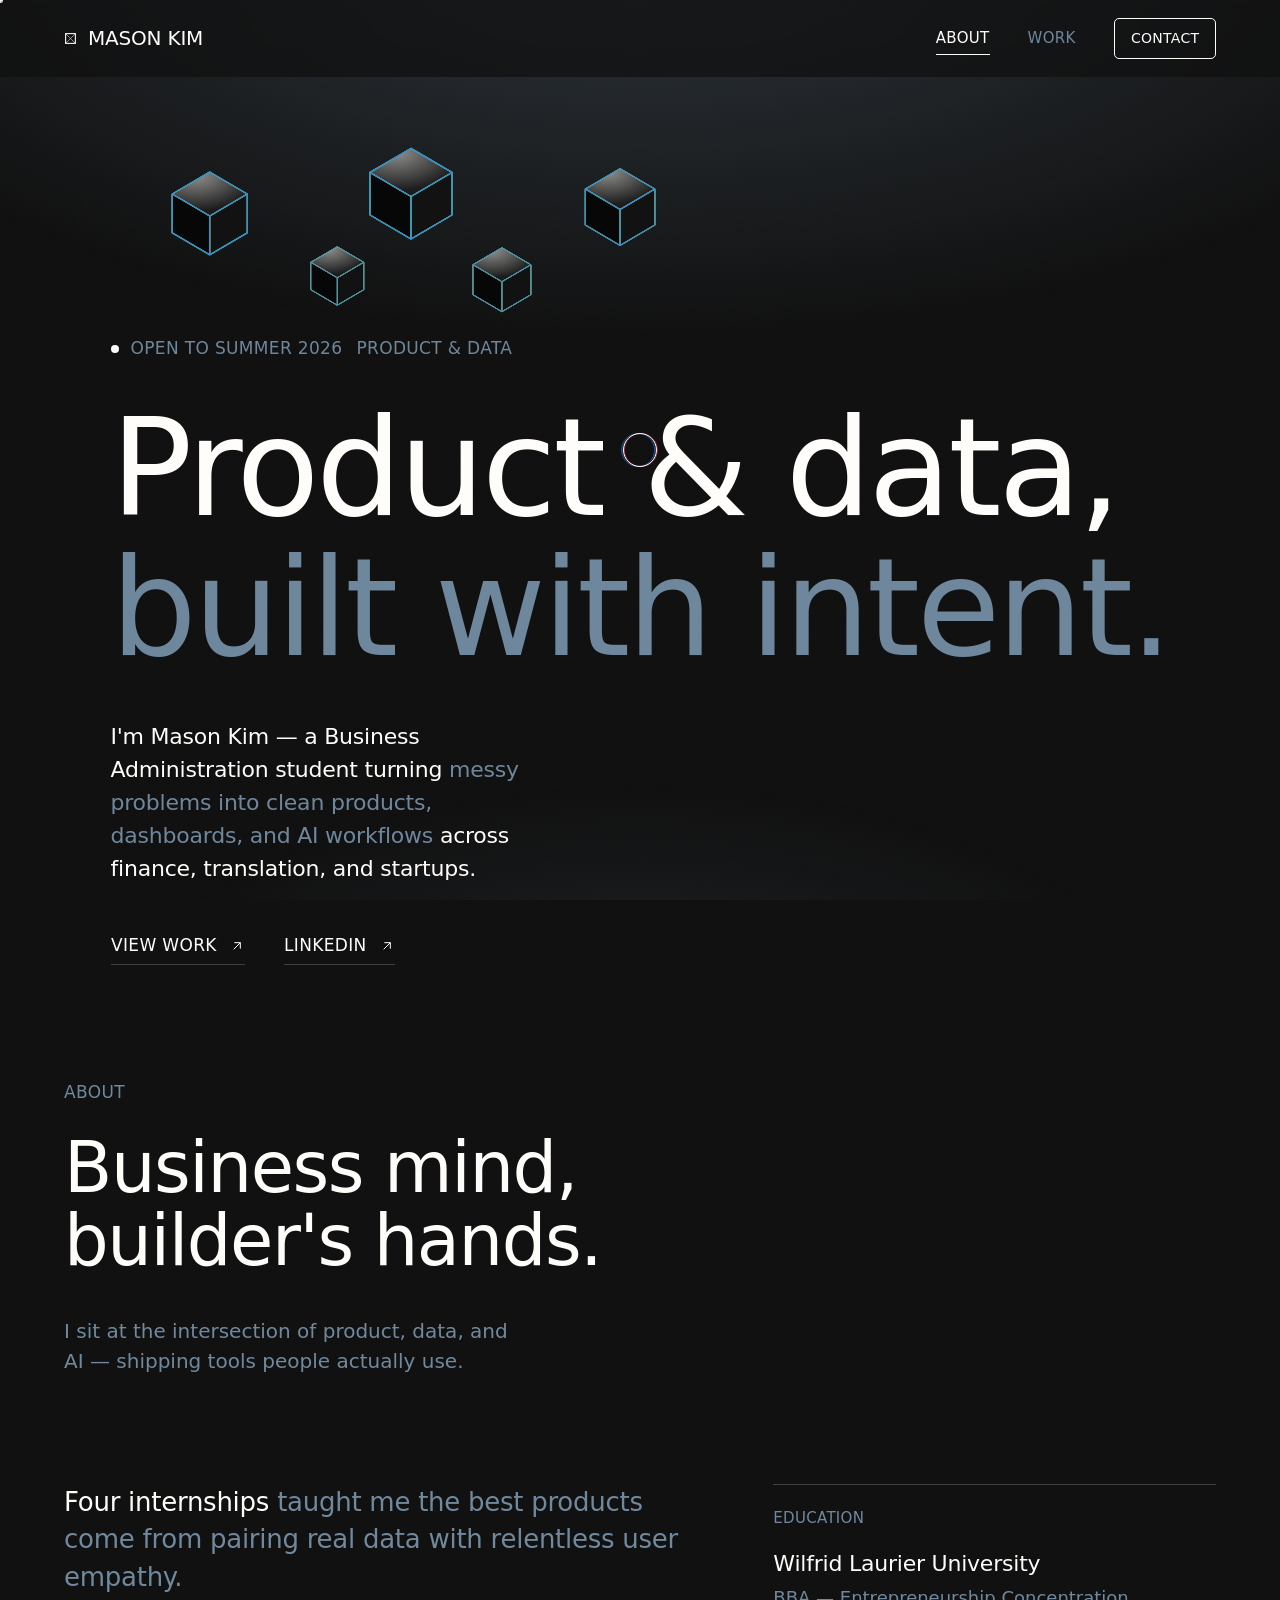
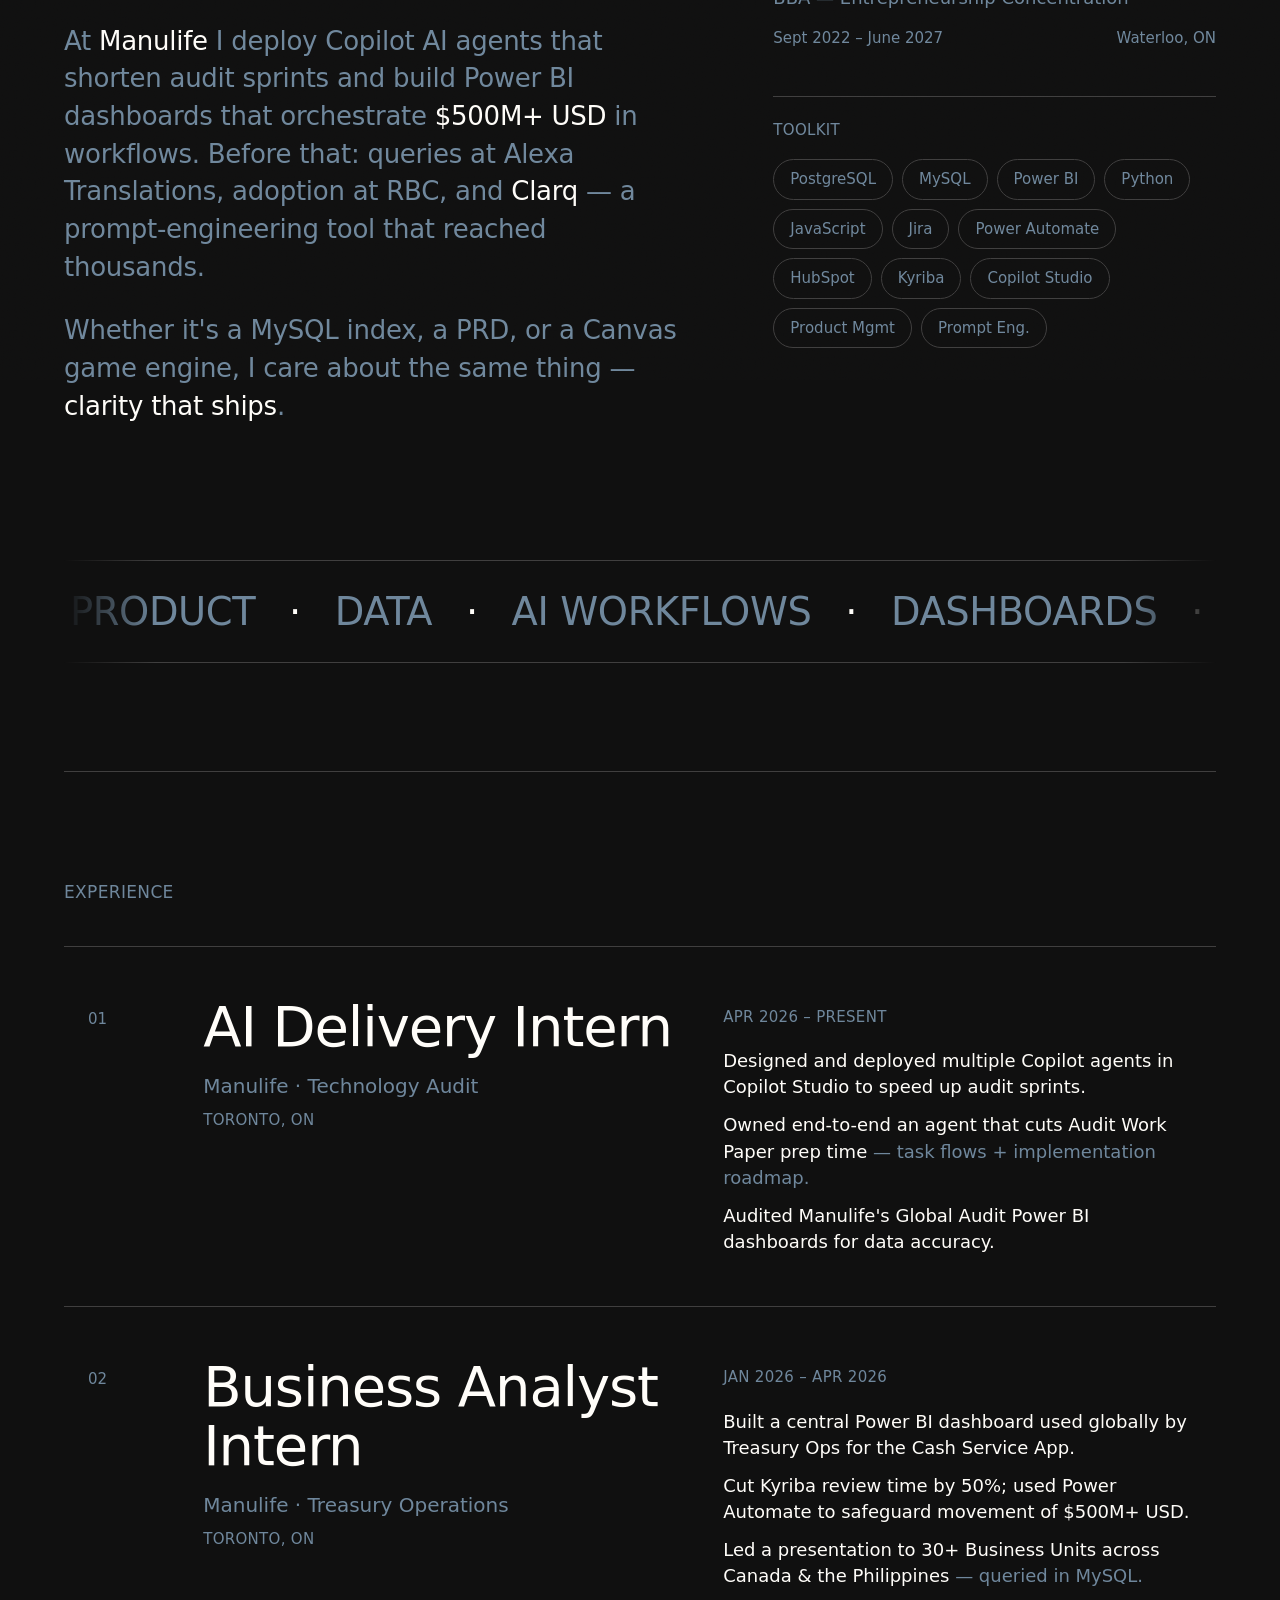
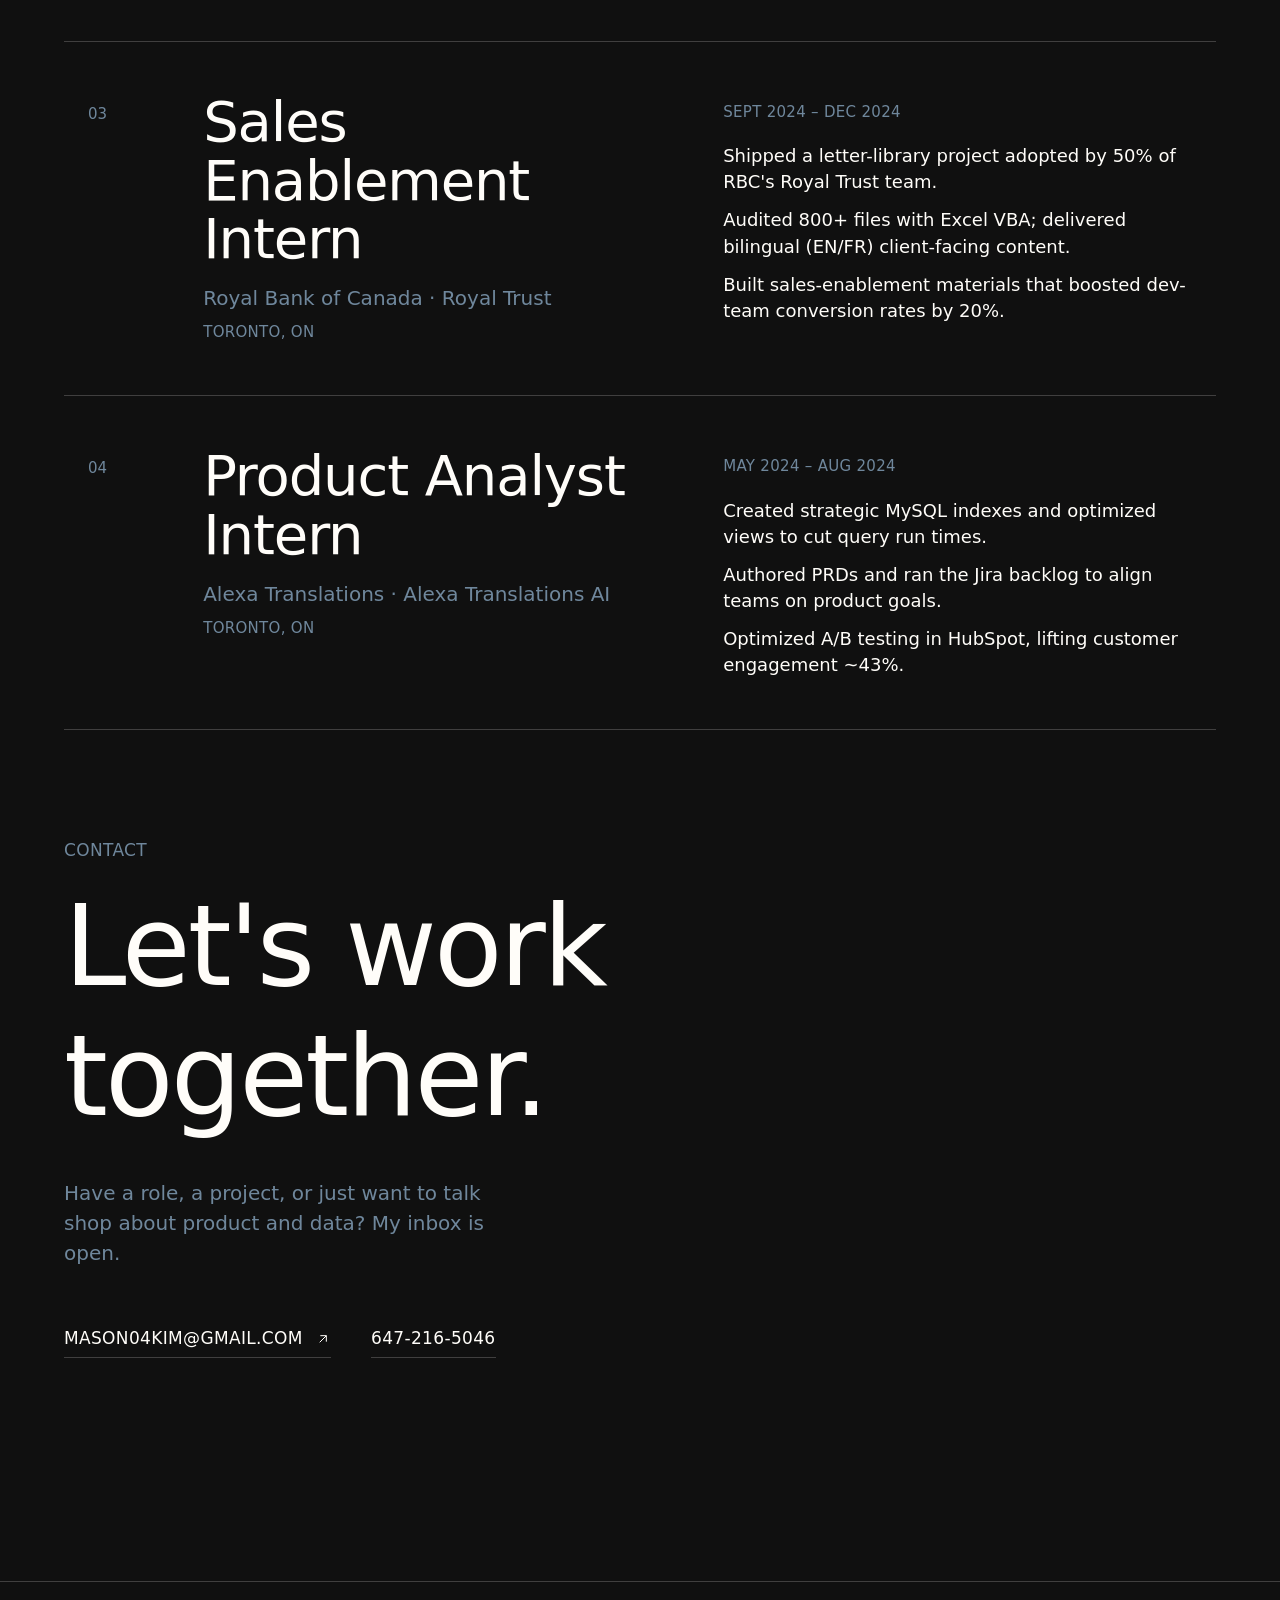
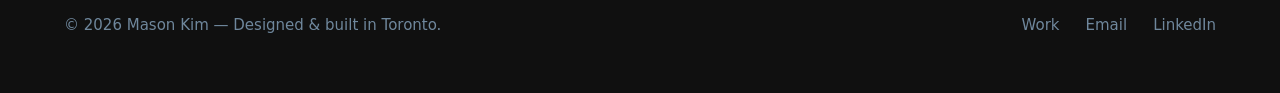
<file: index.html>
<!DOCTYPE html>
<html lang="en">
<head>
<meta charset="UTF-8" />
<meta name="viewport" content="width=device-width, initial-scale=1" />
<title>Mason Kim — Product & Data</title>
<meta name="description" content="Mason Kim — product, data, and AI. Turning messy problems into clean products across finance, translation, and startups." />
<link rel="preconnect" href="https://api.fontshare.com" crossorigin />
<link href="https://api.fontshare.com/v2/css?f[]=general-sans@400,500,700&display=swap" rel="stylesheet" />
<link rel="stylesheet" href="style.css?v=4" />
</head>
<body>
<div id="grain" aria-hidden="true"></div>
<div class="cur cur-ring" aria-hidden="true"></div>
<div class="cur cur-dot" aria-hidden="true"></div>
<div id="progress"></div>

<header id="hdr">
  <div class="wrap">
    <nav>
      <a href="index.html" class="wordmark" aria-label="Mason Kim home">
        <svg class="glyph" viewBox="0 0 24 24" aria-hidden="true"><rect x="3" y="3" width="18" height="18" fill="none" stroke="currentColor" stroke-width="2"/><path d="M3 3 21 21M21 3 3 21" stroke="currentColor" stroke-width="1"/></svg>
        MASON&nbsp;KIM
      </a>
      <div class="nav-links">
        <a class="navlink" href="index.html" aria-current="page">About</a>
        <a class="navlink" href="work.html">Work</a>
        <a class="btn-outline contact-btn magnetic" href="mailto:mason04kim@gmail.com">Contact</a>
      </div>
    </nav>
  </div>
</header>

<section class="hero">
  <div class="wrap">
    <div class="prism" aria-hidden="true">
      <svg viewBox="0 0 660 180" xmlns="http://www.w3.org/2000/svg">
        <defs>
          <radialGradient id="spec" cx="32%" cy="8%" r="80%">
            <stop offset="0" stop-color="#fffdf9" stop-opacity=".85"/>
            <stop offset="1" stop-color="#fffdf9" stop-opacity="0"/>
          </radialGradient>
          <g id="cubeFaces">
            <polygon points="0,0 58,34 0,68 -58,34" fill="#1c1c1c"/>
            <polygon points="-58,34 0,68 0,128 -58,94" fill="#070707"/>
            <polygon points="58,34 0,68 0,128 58,94" fill="#121212"/>
            <polygon points="0,0 58,34 0,68 -58,34" fill="url(#spec)" opacity=".6"/>
          </g>
          <path id="cubeEdge" fill="none" d="M0,0 L58,34 L58,94 L0,128 L-58,94 L-58,34 Z M58,34 L0,68 M-58,34 L0,68 M0,68 L0,128"/>
          <g id="cube"><use href="#cubeFaces"/><use href="#cubeEdge" stroke="#fffdf9" stroke-width="1.4"/></g>
        </defs>
        <g class="parallax">
          <g class="stage">
            <g class="cubes">
              <g class="u" transform="translate(310,48) scale(.5)"><use href="#cube"/><use href="#cubeEdge" class="ch-r" stroke="#ff2a2a"/><use href="#cubeEdge" class="ch-g" stroke="#2aff2a"/><use href="#cubeEdge" class="ch-b" stroke="#2a7fff"/></g>
              <g class="u" transform="translate(350,49.8) scale(.55)"><use href="#cube"/><use href="#cubeEdge" class="ch-r" stroke="#ff2a2a"/><use href="#cubeEdge" class="ch-g" stroke="#2aff2a"/><use href="#cubeEdge" class="ch-b" stroke="#2a7fff"/></g>
              <g class="u" transform="translate(330,63) scale(.5)"><use href="#cube"/><use href="#cubeEdge" class="ch-r" stroke="#ff2a2a"/><use href="#cubeEdge" class="ch-g" stroke="#2aff2a"/><use href="#cubeEdge" class="ch-b" stroke="#2a7fff"/></g>
              <g class="u" transform="translate(315,66.7) scale(.52)"><use href="#cube"/><use href="#cubeEdge" class="ch-r" stroke="#ff2a2a"/><use href="#cubeEdge" class="ch-g" stroke="#2aff2a"/><use href="#cubeEdge" class="ch-b" stroke="#2a7fff"/></g>
              <g class="u" transform="translate(345,47.3) scale(.48)"><use href="#cube"/><use href="#cubeEdge" class="ch-r" stroke="#ff2a2a"/><use href="#cubeEdge" class="ch-g" stroke="#2aff2a"/><use href="#cubeEdge" class="ch-b" stroke="#2a7fff"/></g>
            </g>
            <g class="letters">
              <text class="ltr" x="90" y="90" text-anchor="middle" dominant-baseline="central">M</text>
              <text class="ltr" x="210" y="90" text-anchor="middle" dominant-baseline="central">A</text>
              <text class="ltr" x="330" y="90" text-anchor="middle" dominant-baseline="central">S</text>
              <text class="ltr" x="450" y="90" text-anchor="middle" dominant-baseline="central">O</text>
              <text class="ltr" x="570" y="90" text-anchor="middle" dominant-baseline="central">N</text>
            </g>
          </g>
        </g>
      </svg>
    </div>

    <div class="hero-inner">
      <div class="eyebrow">
        <span class="label" style="display:flex;align-items:center;gap:12px"><span class="dotpulse"></span>Open to Summer 2026</span>
        <span class="label">Product &amp; Data</span>
      </div>
      <h1 class="display">
        <span class="line">
          <span class="w"><i>Product</i></span> <span class="w"><i>&amp;</i></span> <span class="w"><i>data,</i></span>
        </span>
        <span class="line dim">
          <span class="w"><i>built</i></span> <span class="w"><i>with</i></span> <span class="w"><i>intent.</i></span>
        </span>
      </h1>
      <p class="hero-sub">I'm Mason Kim — a Business Administration student turning <span class="fog">messy problems into clean products, dashboards, and AI workflows</span> across finance, translation, and startups.</p>
      <div class="hero-cta-row">
        <a class="link-cta magnetic" href="work.html">View work
          <svg viewBox="0 0 24 24" fill="none" stroke="currentColor" stroke-width="1.5"><path d="M7 17 17 7M8 7h9v9"/></svg>
          <span class="bar"></span>
        </a>
        <a class="link-cta" href="https://linkedin.com/in/mason04kim" target="_blank" rel="noopener">LinkedIn
          <svg viewBox="0 0 24 24" fill="none" stroke="currentColor" stroke-width="1.5"><path d="M7 17 17 7M8 7h9v9"/></svg>
          <span class="bar"></span>
        </a>
      </div>
    </div>
  </div>
</section>

<main class="wrap">
  <section id="about">
    <div class="sec-head reveal">
      <div class="label kick">About</div>
      <h2 class="mask"><span>Business mind, builder's hands.</span></h2>
      <p class="lead">I sit at the intersection of product, data, and AI — shipping tools people actually use.</p>
    </div>

    <div class="about-cols">
      <div class="bio">
        <p class="reveal"><span class="on">Four internships</span> taught me the best products come from pairing real data with relentless user empathy.</p>
        <p class="reveal">At <span class="on">Manulife</span> I deploy Copilot AI agents that shorten audit sprints and build Power BI dashboards that orchestrate <span class="on">$500M+ USD</span> in workflows. Before that: queries at Alexa Translations, adoption at RBC, and <span class="on">Clarq</span> — a prompt-engineering tool that reached thousands.</p>
        <p class="reveal">Whether it's a MySQL index, a PRD, or a Canvas game engine, I care about the same thing — <span class="on">clarity that ships</span>.</p>
      </div>

      <aside>
        <div class="aside-block reveal">
          <div class="k">Education</div>
          <div class="edu-school">Wilfrid Laurier University</div>
          <div class="edu-deg">BBA — Entrepreneurship Concentration</div>
          <div class="edu-meta"><span>Sept 2022 – June 2027</span><span>Waterloo, ON</span></div>
        </div>
        <div class="aside-block reveal">
          <div class="k">Toolkit</div>
          <div class="tags">
            <span class="tag">PostgreSQL</span><span class="tag">MySQL</span><span class="tag">Power BI</span>
            <span class="tag">Python</span><span class="tag">JavaScript</span><span class="tag">Jira</span>
            <span class="tag">Power Automate</span><span class="tag">HubSpot</span><span class="tag">Kyriba</span>
            <span class="tag">Copilot Studio</span><span class="tag">Product Mgmt</span><span class="tag">Prompt Eng.</span>
          </div>
        </div>
      </aside>
    </div>

    <div class="marquee reveal" aria-hidden="true">
      <div class="mq-track">
        <span>Product <b>·</b> Data <b>·</b> AI Workflows <b>·</b> Dashboards <b>·</b> Prompt Engineering <b>·</b> Analytics <b>·</b> Automation <b>·</b> Strategy <b>·</b></span>
        <span>Product <b>·</b> Data <b>·</b> AI Workflows <b>·</b> Dashboards <b>·</b> Prompt Engineering <b>·</b> Analytics <b>·</b> Automation <b>·</b> Strategy <b>·</b></span>
      </div>
    </div>

    <div class="section-sep reveal"></div>

    <div class="reveal"><div class="label kick" style="margin-bottom:40px">Experience</div></div>
    <div class="cs-list">
      <article class="cs reveal">
        <div class="idx mono-num">01</div>
        <div class="cs-main">
          <h3 class="cs-title">AI Delivery Intern</h3>
          <div class="cs-org">Manulife · Technology Audit</div>
          <div class="cs-place">Toronto, ON</div>
        </div>
        <div class="cs-side">
          <div class="cs-date">Apr 2026 – Present</div>
          <ul class="cs-body">
            <li>Designed and deployed multiple Copilot agents in Copilot Studio to speed up audit sprints.</li>
            <li>Owned end-to-end an agent that cuts Audit Work Paper prep time <span class="fog">— task flows + implementation roadmap.</span></li>
            <li>Audited Manulife's Global Audit Power BI dashboards for data accuracy.</li>
          </ul>
        </div>
      </article>
      <article class="cs reveal">
        <div class="idx mono-num">02</div>
        <div class="cs-main">
          <h3 class="cs-title">Business Analyst Intern</h3>
          <div class="cs-org">Manulife · Treasury Operations</div>
          <div class="cs-place">Toronto, ON</div>
        </div>
        <div class="cs-side">
          <div class="cs-date">Jan 2026 – Apr 2026</div>
          <ul class="cs-body">
            <li>Built a central Power BI dashboard used globally by Treasury Ops for the Cash Service App.</li>
            <li>Cut Kyriba review time by 50%; used Power Automate to safeguard movement of $500M+ USD.</li>
            <li>Led a presentation to 30+ Business Units across Canada &amp; the Philippines <span class="fog">— queried in MySQL.</span></li>
          </ul>
        </div>
      </article>
      <article class="cs reveal">
        <div class="idx mono-num">03</div>
        <div class="cs-main">
          <h3 class="cs-title">Sales Enablement Intern</h3>
          <div class="cs-org">Royal Bank of Canada · Royal Trust</div>
          <div class="cs-place">Toronto, ON</div>
        </div>
        <div class="cs-side">
          <div class="cs-date">Sept 2024 – Dec 2024</div>
          <ul class="cs-body">
            <li>Shipped a letter-library project adopted by 50% of RBC's Royal Trust team.</li>
            <li>Audited 800+ files with Excel VBA; delivered bilingual (EN/FR) client-facing content.</li>
            <li>Built sales-enablement materials that boosted dev-team conversion rates by 20%.</li>
          </ul>
        </div>
      </article>
      <article class="cs reveal">
        <div class="idx mono-num">04</div>
        <div class="cs-main">
          <h3 class="cs-title">Product Analyst Intern</h3>
          <div class="cs-org">Alexa Translations · Alexa Translations AI</div>
          <div class="cs-place">Toronto, ON</div>
        </div>
        <div class="cs-side">
          <div class="cs-date">May 2024 – Aug 2024</div>
          <ul class="cs-body">
            <li>Created strategic MySQL indexes and optimized views to cut query run times.</li>
            <li>Authored PRDs and ran the Jira backlog to align teams on product goals.</li>
            <li>Optimized A/B testing in HubSpot, lifting customer engagement ~43%.</li>
          </ul>
        </div>
      </article>
    </div>
  </section>

  <section class="contact reveal">
    <div class="label kick" style="margin-bottom:26px">Contact</div>
    <h2 class="mask"><span>Let's work</span></h2><h2 class="mask"><span>together.</span></h2>
    <p class="lead">Have a role, a project, or just want to talk shop about product and data? My inbox is open.</p>
    <div class="contact-row">
      <a class="link-cta" href="mailto:mason04kim@gmail.com">mason04kim@gmail.com
        <svg viewBox="0 0 24 24" fill="none" stroke="currentColor" stroke-width="1.5"><path d="M7 17 17 7M8 7h9v9"/></svg>
        <span class="bar"></span>
      </a>
      <a class="link-cta" href="tel:6472165046">647-216-5046
        <span class="bar"></span>
      </a>
    </div>
  </section>
</main>

<footer>
  <div class="wrap foot-grid">
    <span>© <span id="yr"></span> Mason Kim — Designed &amp; built in Toronto.</span>
    <div class="foot-links">
      <a href="work.html">Work</a>
      <a href="mailto:mason04kim@gmail.com">Email</a>
      <a href="https://linkedin.com/in/mason04kim" target="_blank" rel="noopener">LinkedIn</a>
    </div>
  </div>
</footer>

<script src="app.js?v=4"></script>
</body>
</html>
</file>
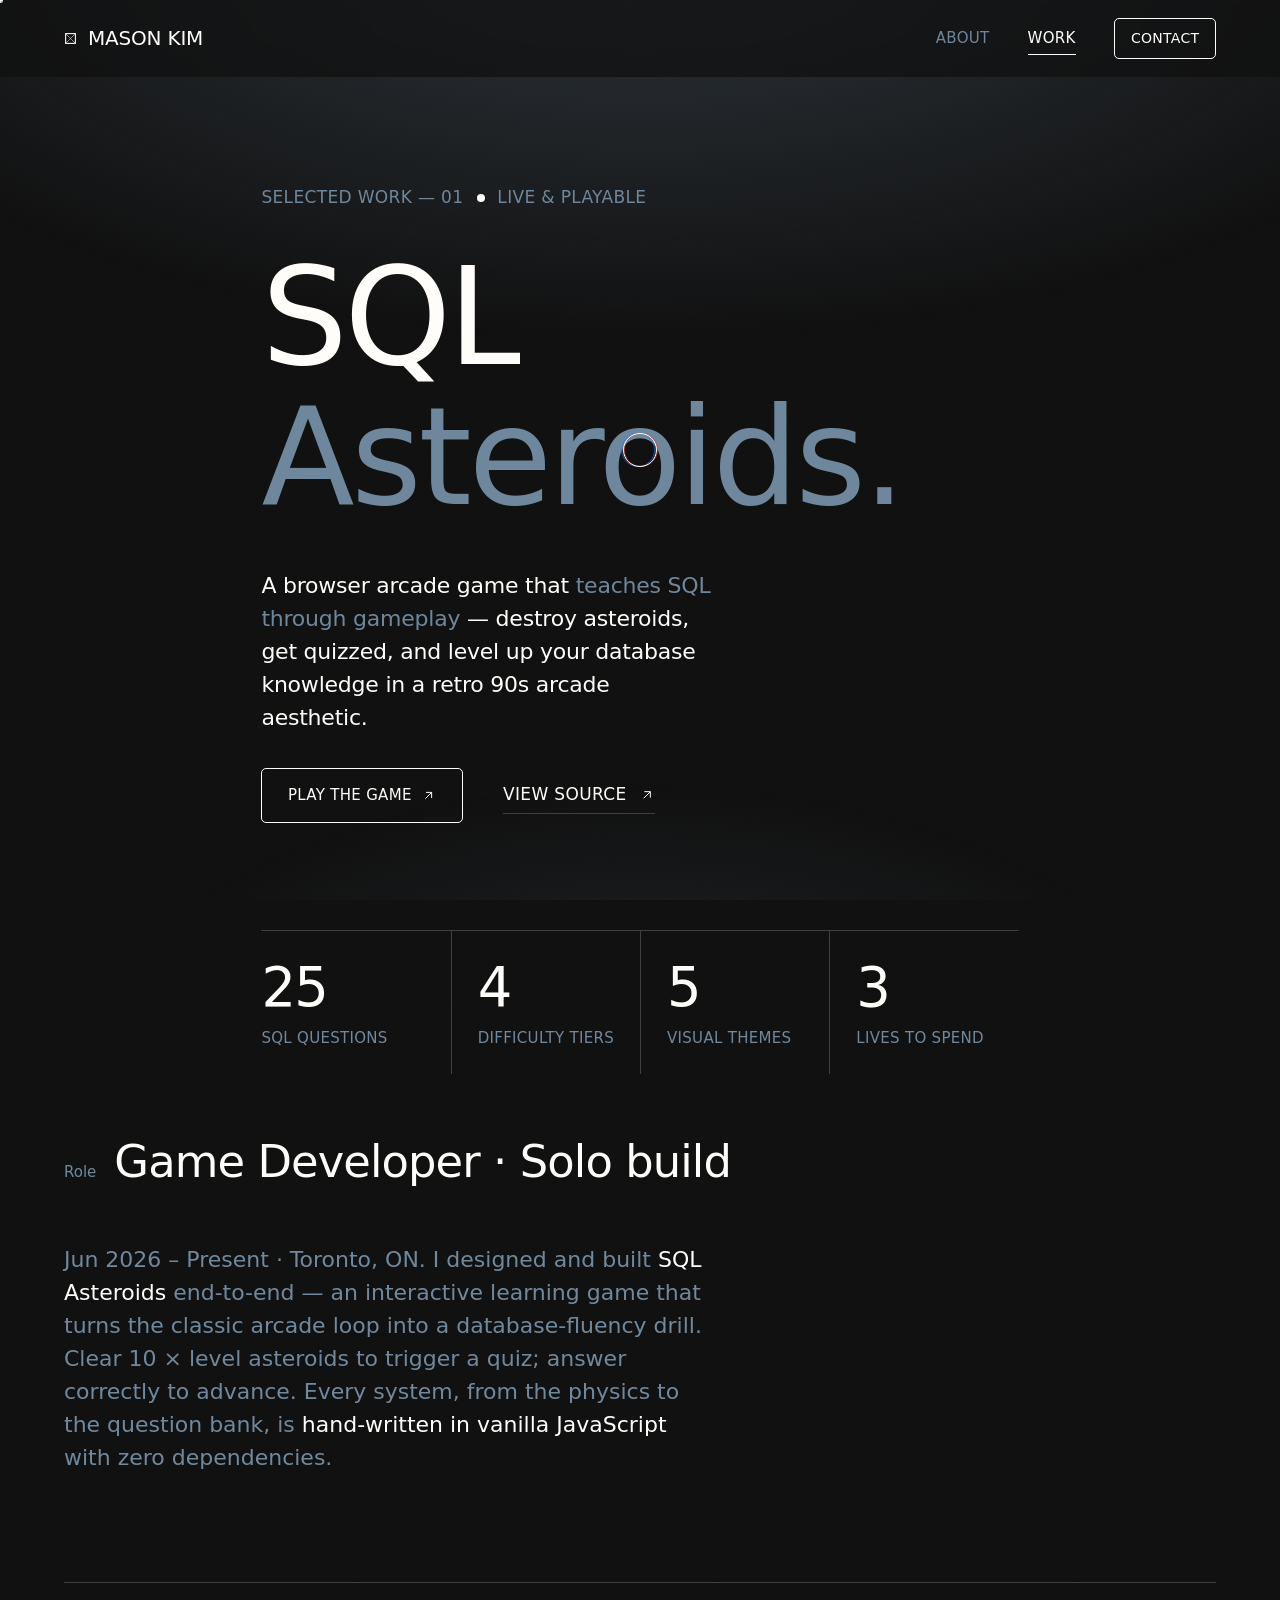
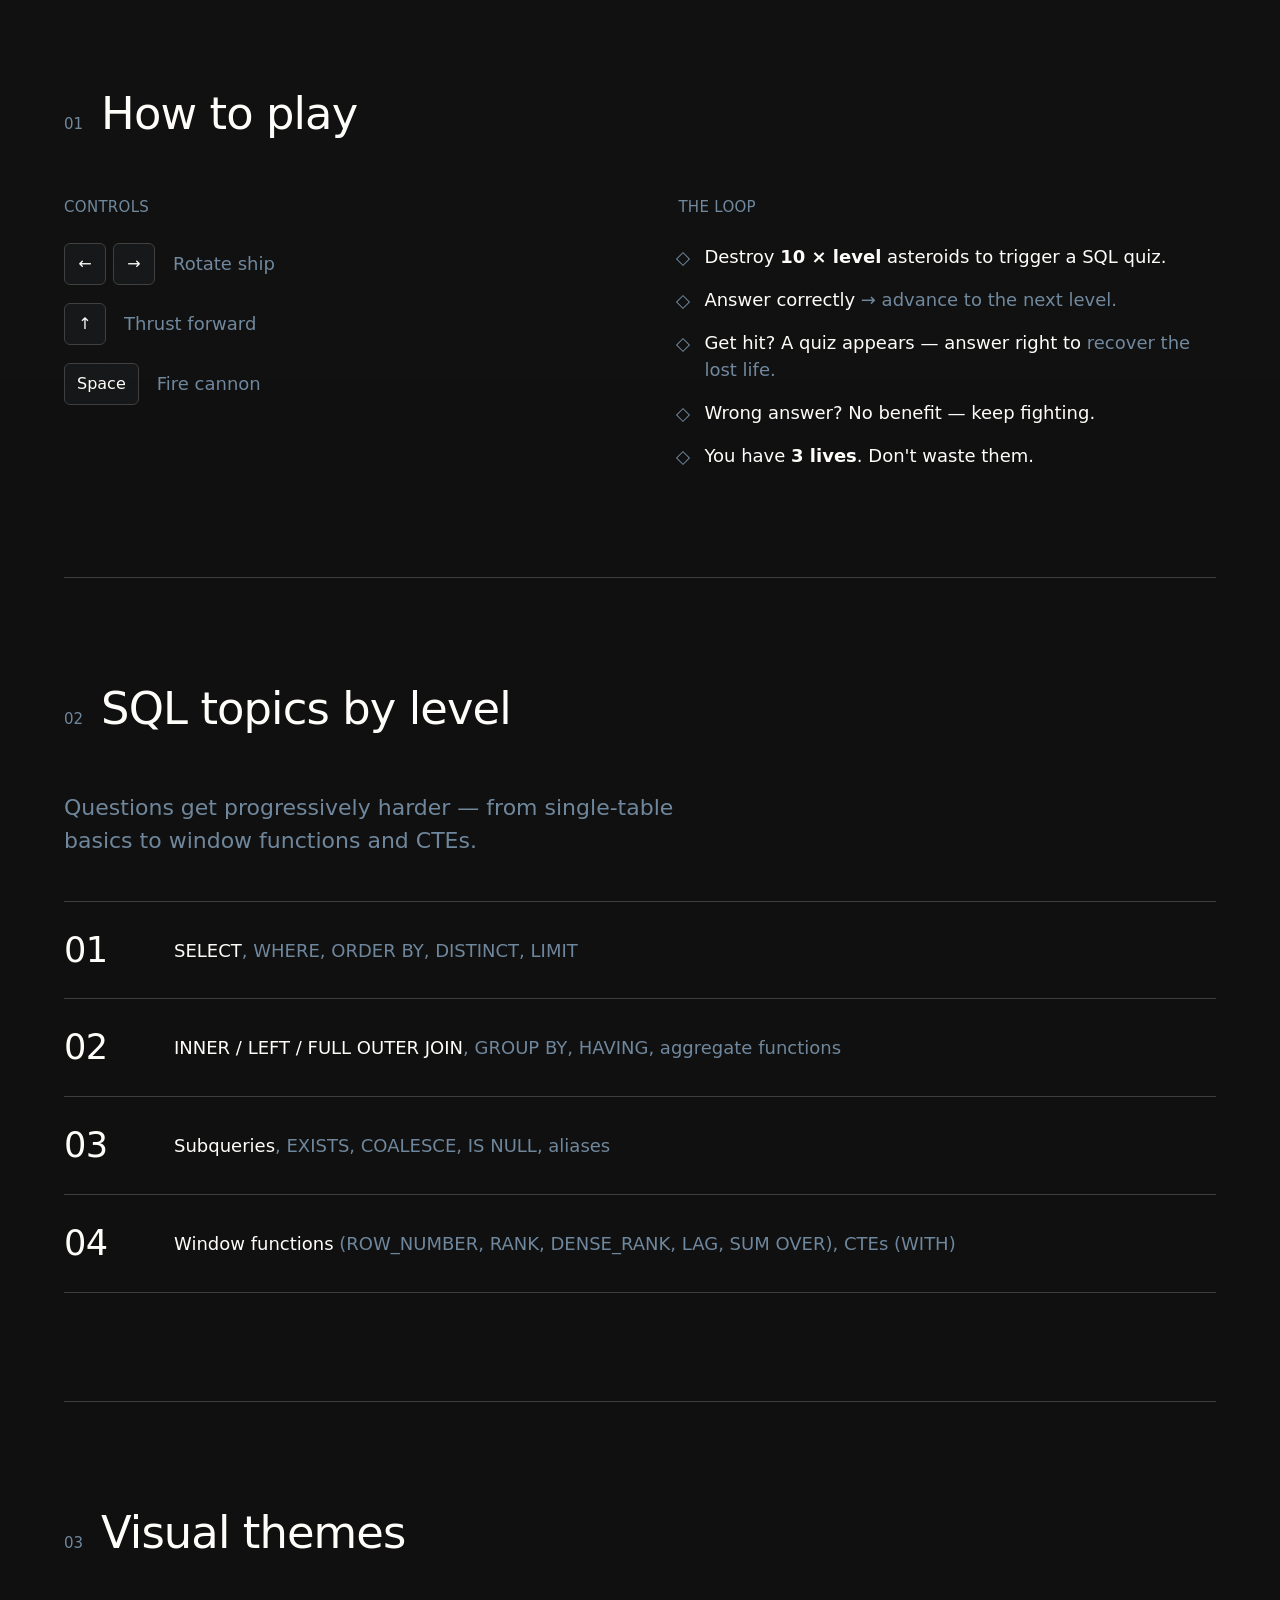
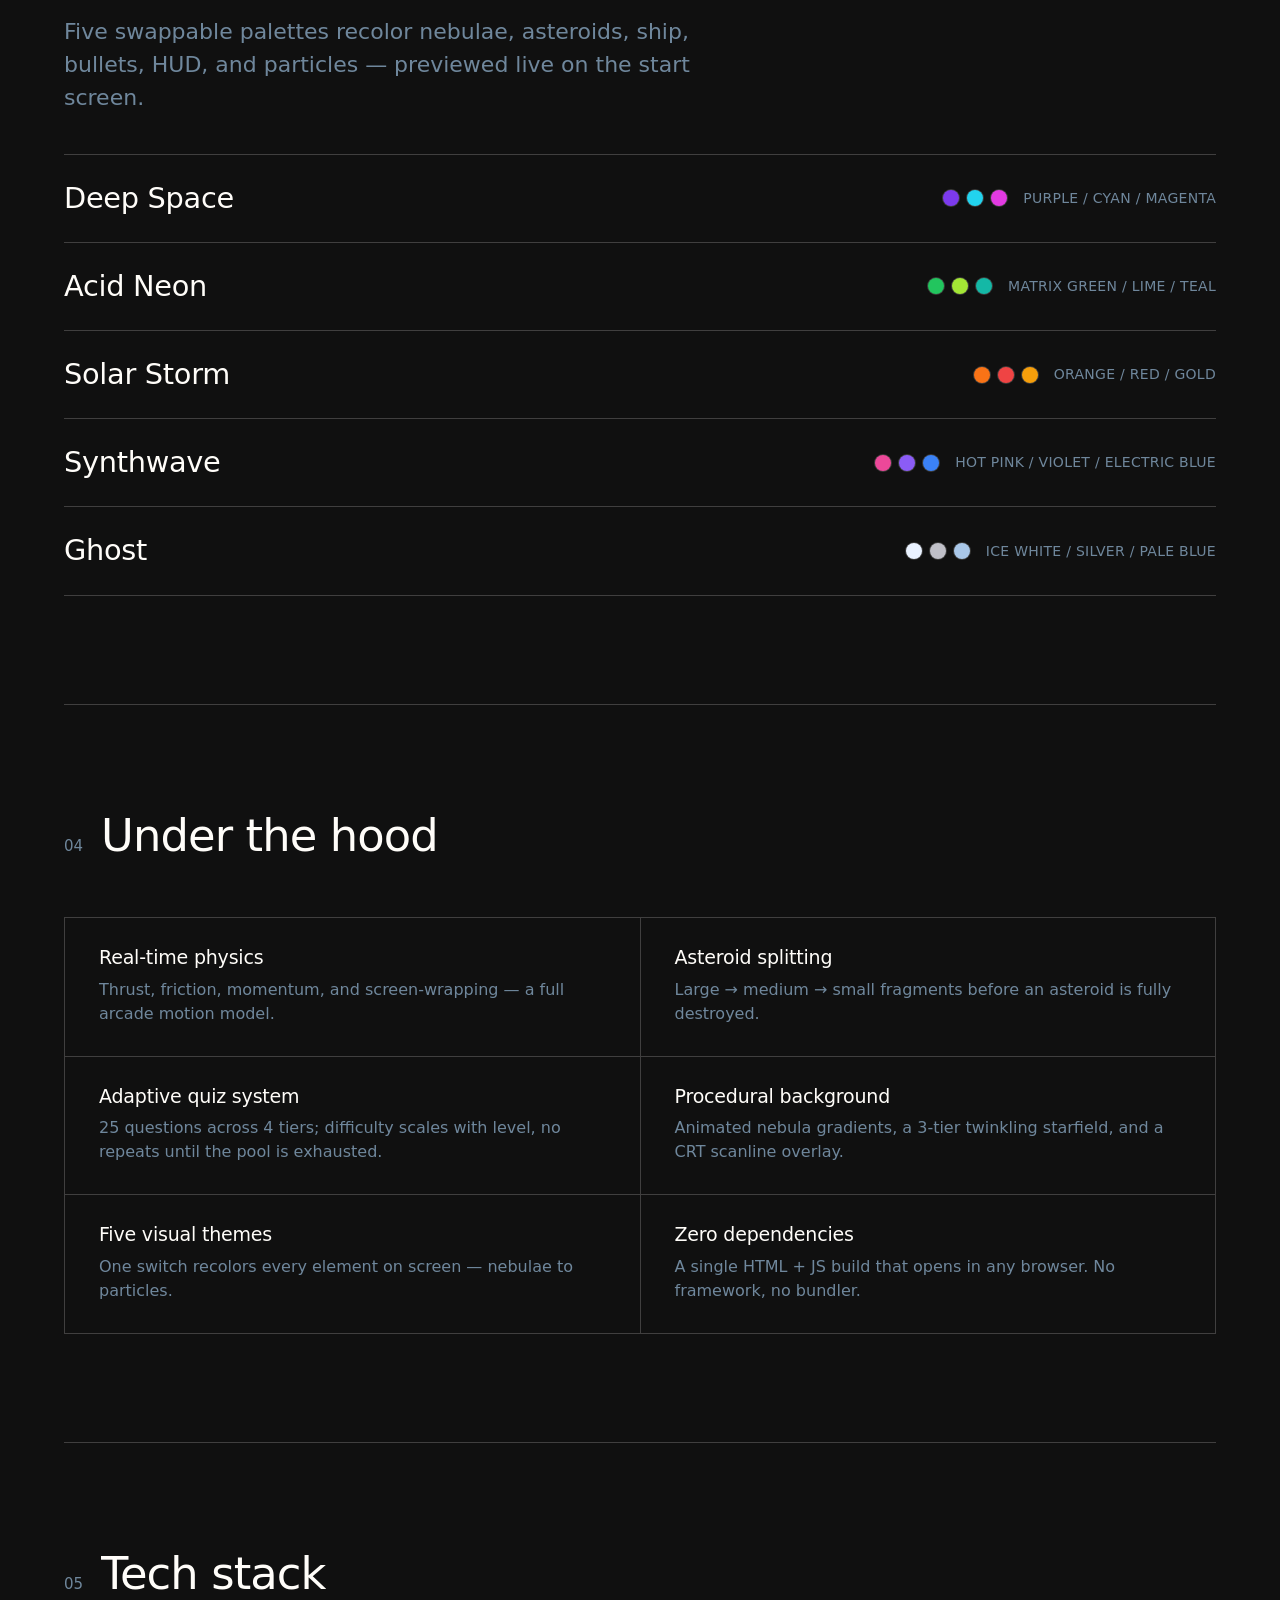
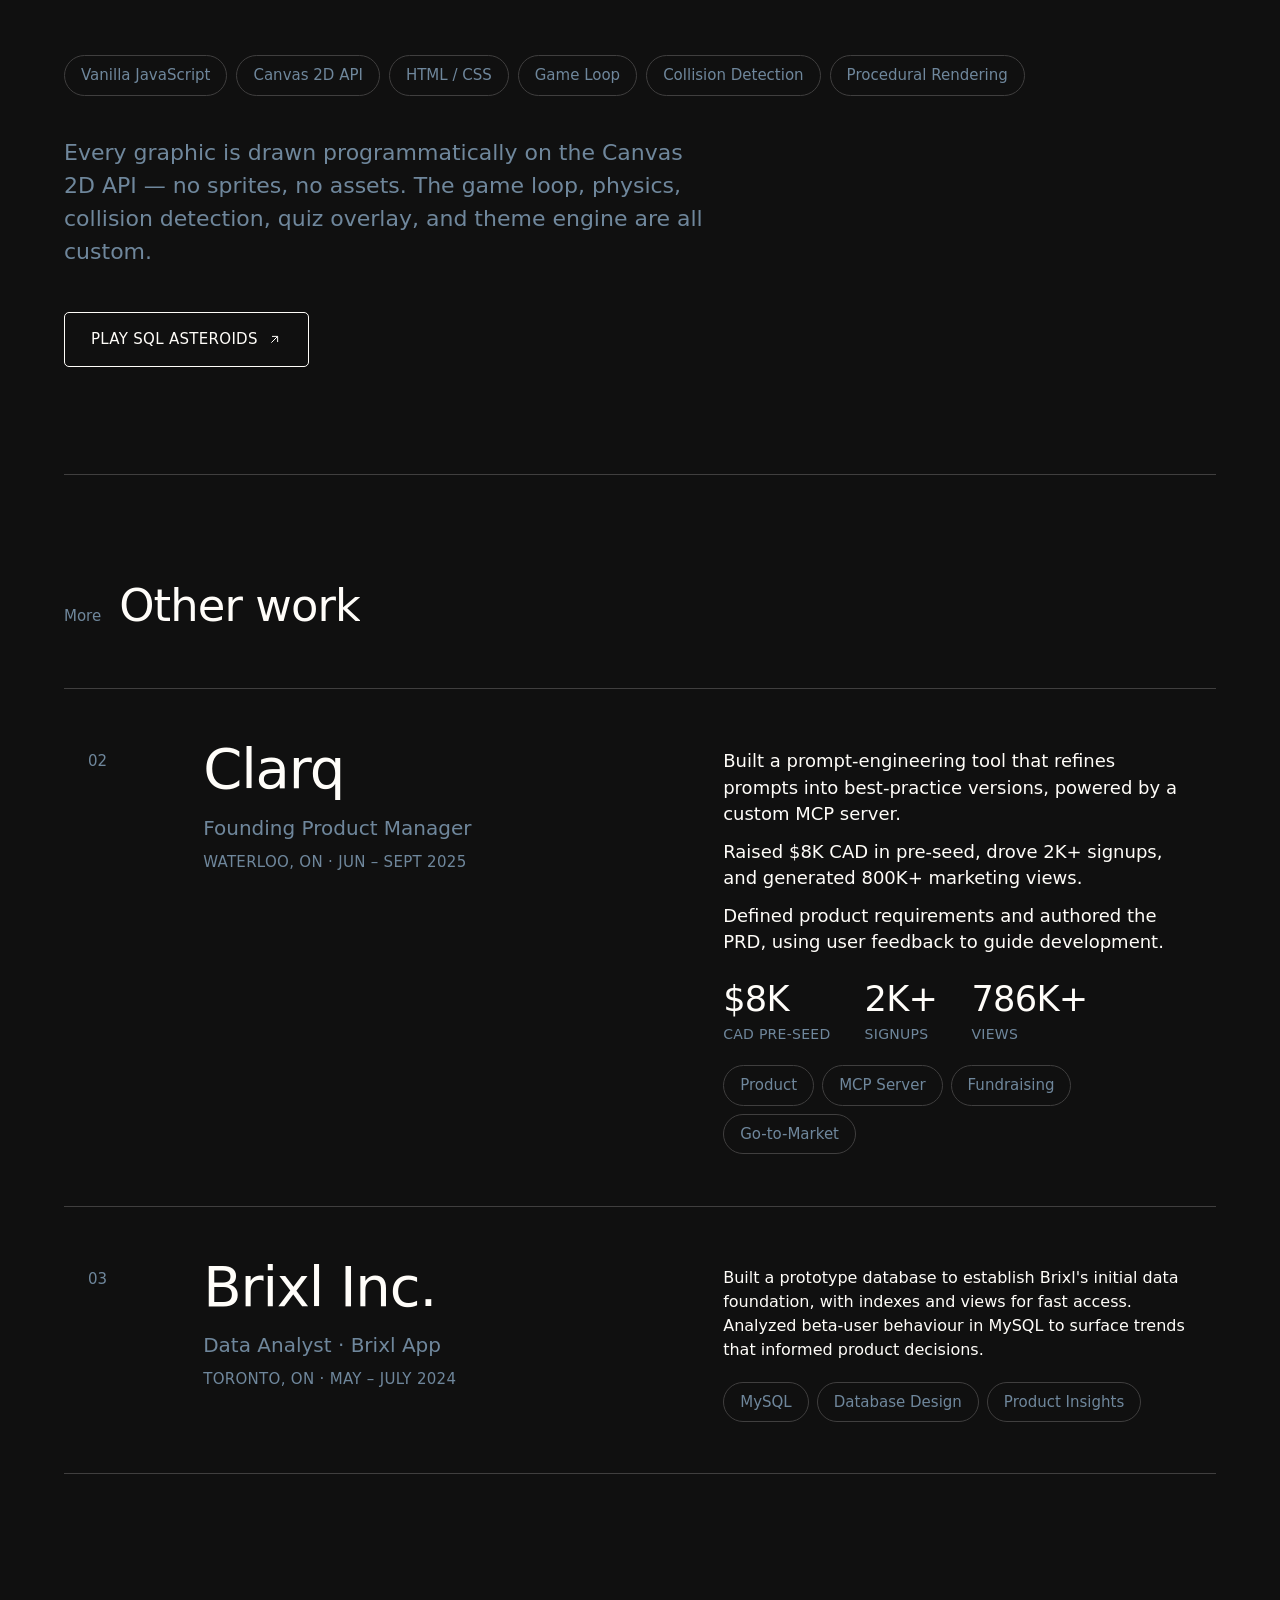
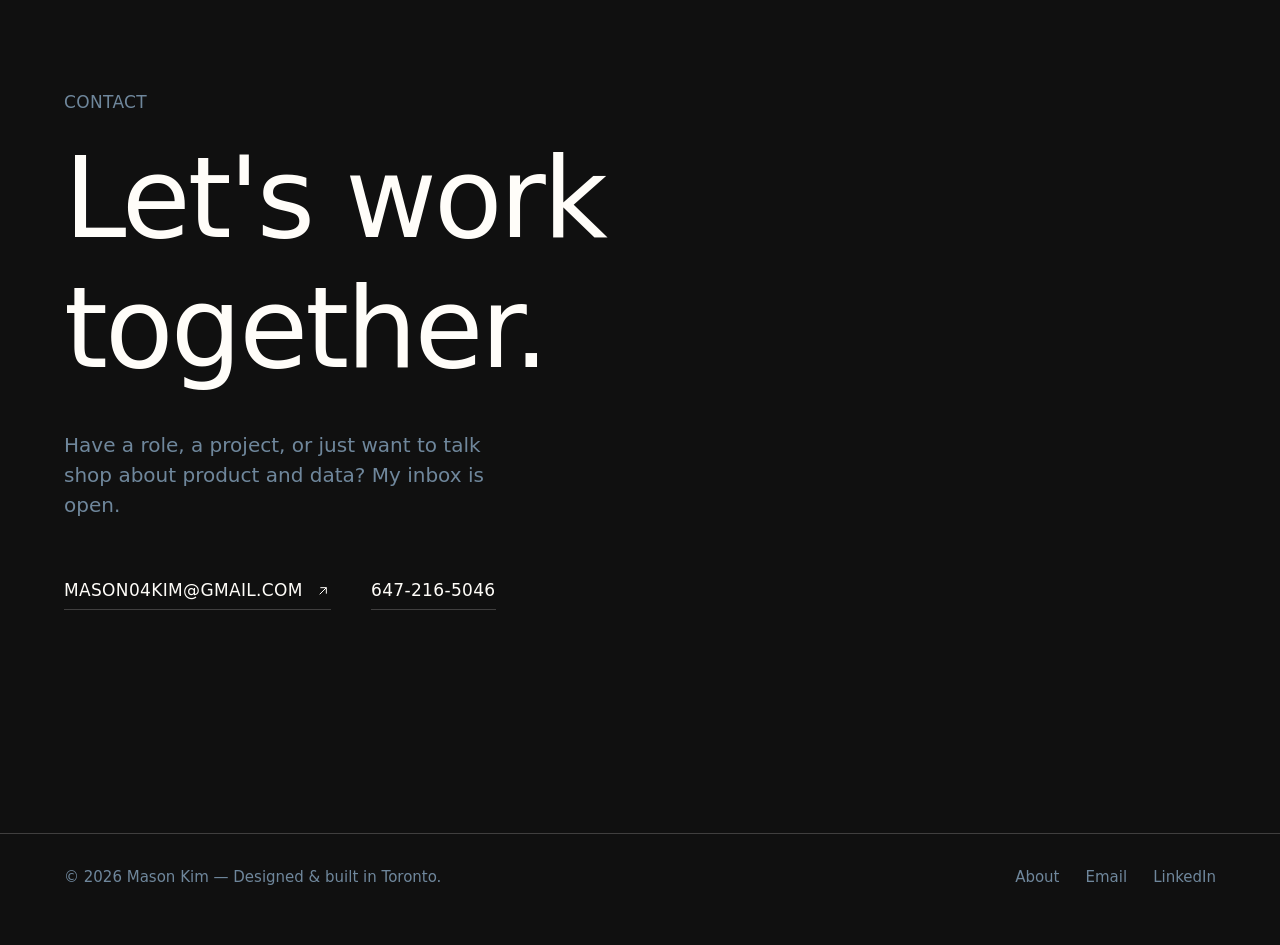
<file: work.html>
<!DOCTYPE html>
<html lang="en">
<head>
<meta charset="UTF-8" />
<meta name="viewport" content="width=device-width, initial-scale=1" />
<title>Work — SQL Asteroids · Mason Kim</title>
<meta name="description" content="SQL Asteroids — a browser arcade game that teaches SQL through gameplay. Built by Mason Kim in vanilla JavaScript on the Canvas 2D API." />
<link rel="preconnect" href="https://api.fontshare.com" crossorigin />
<link href="https://api.fontshare.com/v2/css?f[]=general-sans@400,500,700&display=swap" rel="stylesheet" />
<link rel="stylesheet" href="style.css?v=4" />
</head>
<body>
<div id="grain" aria-hidden="true"></div>
<div class="cur cur-ring" aria-hidden="true"></div>
<div class="cur cur-dot" aria-hidden="true"></div>
<div id="progress"></div>

<header id="hdr">
  <div class="wrap">
    <nav>
      <a href="index.html" class="wordmark" aria-label="Mason Kim home">
        <svg class="glyph" viewBox="0 0 24 24" aria-hidden="true"><rect x="3" y="3" width="18" height="18" fill="none" stroke="currentColor" stroke-width="2"/><path d="M3 3 21 21M21 3 3 21" stroke="currentColor" stroke-width="1"/></svg>
        MASON&nbsp;KIM
      </a>
      <div class="nav-links">
        <a class="navlink" href="index.html">About</a>
        <a class="navlink" href="work.html" aria-current="page">Work</a>
        <a class="btn-outline contact-btn magnetic" href="mailto:mason04kim@gmail.com">Contact</a>
      </div>
    </nav>
  </div>
</header>

<section class="hero compact">
  <div class="wrap">
    <div class="hero-inner">
      <div class="eyebrow">
        <span class="label">Selected Work — 01</span>
        <span class="label" style="display:flex;align-items:center;gap:12px"><span class="dotpulse"></span>Live &amp; playable</span>
      </div>
      <h1 class="display">
        <span class="line"><span class="w"><i>SQL</i></span></span>
        <span class="line dim"><span class="w"><i>Asteroids.</i></span></span>
      </h1>
      <p class="hero-sub">A browser arcade game that <span class="fog">teaches SQL through gameplay</span> — destroy asteroids, get quizzed, and level up your database knowledge in a retro 90s arcade aesthetic.</p>
      <div class="hero-cta-row">
        <a class="btn-outline btn-lg magnetic" href="https://isokimmy.github.io/sql-asteroids/" target="_blank" rel="noopener">Play the game
          <svg viewBox="0 0 24 24" fill="none" stroke="currentColor" stroke-width="1.6"><path d="M7 17 17 7M8 7h9v9"/></svg>
        </a>
        <a class="link-cta" href="https://github.com/isokimmy/sql-asteroids" target="_blank" rel="noopener">View source
          <svg viewBox="0 0 24 24" fill="none" stroke="currentColor" stroke-width="1.5"><path d="M7 17 17 7M8 7h9v9"/></svg>
          <span class="bar"></span>
        </a>
      </div>
    </div>

    <div class="stats">
      <div class="stat"><div class="num mono-num" data-count="25">0</div><div class="lbl">SQL questions</div></div>
      <div class="stat"><div class="num mono-num" data-count="4">0</div><div class="lbl">difficulty tiers</div></div>
      <div class="stat"><div class="num mono-num" data-count="5">0</div><div class="lbl">visual themes</div></div>
      <div class="stat"><div class="num mono-num" data-count="3">0</div><div class="lbl">lives to spend</div></div>
    </div>
  </div>
</section>

<main class="wrap">

  <!-- Overview -->
  <section class="band" style="border-top:none;padding-top:0">
    <div class="band-head reveal"><span class="n">Role</span><h3 class="mask"><span>Game Developer · Solo build</span></h3></div>
    <p class="band-lead reveal">Jun 2026 – Present · Toronto, ON. I designed and built <span class="on">SQL Asteroids</span> end-to-end — an interactive learning game that turns the classic arcade loop into a database-fluency drill. Clear 10 × level asteroids to trigger a quiz; answer correctly to advance. Every system, from the physics to the question bank, is <span class="on">hand-written in vanilla JavaScript</span> with zero dependencies.</p>
  </section>

  <!-- How to play -->
  <section class="band">
    <div class="band-head reveal"><span class="n">01</span><h3 class="mask"><span>How to play</span></h3></div>
    <div class="play-grid">
      <div class="reveal">
        <div class="controls-title">Controls</div>
        <div class="controls">
          <div class="control"><div class="keys"><span class="key">←</span><span class="key">→</span></div><div class="act">Rotate ship</div></div>
          <div class="control"><div class="keys"><span class="key">↑</span></div><div class="act">Thrust forward</div></div>
          <div class="control"><div class="keys"><span class="key">Space</span></div><div class="act">Fire cannon</div></div>
        </div>
      </div>
      <div class="reveal">
        <div class="rules-title">The loop</div>
        <ul class="rules">
          <li>Destroy <b>10 × level</b> asteroids to trigger a SQL quiz.</li>
          <li>Answer correctly <span class="fog">→ advance to the next level.</span></li>
          <li>Get hit? A quiz appears — answer right to <span class="fog">recover the lost life.</span></li>
          <li>Wrong answer? No benefit — keep fighting.</li>
          <li>You have <b>3 lives</b>. Don't waste them.</li>
        </ul>
      </div>
    </div>
  </section>

  <!-- SQL topics -->
  <section class="band">
    <div class="band-head reveal"><span class="n">02</span><h3 class="mask"><span>SQL topics by level</span></h3></div>
    <p class="band-lead reveal" style="margin-bottom:44px">Questions get progressively harder — from single-table basics to window functions and CTEs.</p>
    <table class="topics reveal">
      <tr><td class="lvl">01</td><td class="top"><b>SELECT</b>, WHERE, ORDER BY, DISTINCT, LIMIT</td></tr>
      <tr><td class="lvl">02</td><td class="top"><b>INNER / LEFT / FULL OUTER JOIN</b>, GROUP BY, HAVING, aggregate functions</td></tr>
      <tr><td class="lvl">03</td><td class="top"><b>Subqueries</b>, EXISTS, COALESCE, IS NULL, aliases</td></tr>
      <tr><td class="lvl">04</td><td class="top"><b>Window functions</b> (ROW_NUMBER, RANK, DENSE_RANK, LAG, SUM OVER), CTEs (WITH)</td></tr>
    </table>
  </section>

  <!-- Themes -->
  <section class="band">
    <div class="band-head reveal"><span class="n">03</span><h3 class="mask"><span>Visual themes</span></h3></div>
    <p class="band-lead reveal" style="margin-bottom:40px">Five swappable palettes recolor nebulae, asteroids, ship, bullets, HUD, and particles — previewed live on the start screen.</p>
    <div class="reveal">
      <div class="theme-row">
        <div class="theme-name">Deep Space</div>
        <div class="theme-pal"><div class="swatches"><span class="sw" style="background:#7C3AED"></span><span class="sw" style="background:#22D3EE"></span><span class="sw" style="background:#E23AE2"></span></div><div class="pal-names">Purple / Cyan / Magenta</div></div>
      </div>
      <div class="theme-row">
        <div class="theme-name">Acid Neon</div>
        <div class="theme-pal"><div class="swatches"><span class="sw" style="background:#22C55E"></span><span class="sw" style="background:#A3E635"></span><span class="sw" style="background:#14B8A6"></span></div><div class="pal-names">Matrix Green / Lime / Teal</div></div>
      </div>
      <div class="theme-row">
        <div class="theme-name">Solar Storm</div>
        <div class="theme-pal"><div class="swatches"><span class="sw" style="background:#F97316"></span><span class="sw" style="background:#EF4444"></span><span class="sw" style="background:#F59E0B"></span></div><div class="pal-names">Orange / Red / Gold</div></div>
      </div>
      <div class="theme-row">
        <div class="theme-name">Synthwave</div>
        <div class="theme-pal"><div class="swatches"><span class="sw" style="background:#EC4899"></span><span class="sw" style="background:#8B5CF6"></span><span class="sw" style="background:#3B82F6"></span></div><div class="pal-names">Hot Pink / Violet / Electric Blue</div></div>
      </div>
      <div class="theme-row">
        <div class="theme-name">Ghost</div>
        <div class="theme-pal"><div class="swatches"><span class="sw" style="background:#EAF2FF"></span><span class="sw" style="background:#C0C0C8"></span><span class="sw" style="background:#A9C7E8"></span></div><div class="pal-names">Ice White / Silver / Pale Blue</div></div>
      </div>
    </div>
  </section>

  <!-- Features -->
  <section class="band">
    <div class="band-head reveal"><span class="n">04</span><h3 class="mask"><span>Under the hood</span></h3></div>
    <div class="feat-grid reveal">
      <div class="feat"><h4>Real-time physics</h4><p>Thrust, friction, momentum, and screen-wrapping — a full arcade motion model.</p></div>
      <div class="feat"><h4>Asteroid splitting</h4><p>Large → medium → small fragments before an asteroid is fully destroyed.</p></div>
      <div class="feat"><h4>Adaptive quiz system</h4><p>25 questions across 4 tiers; difficulty scales with level, no repeats until the pool is exhausted.</p></div>
      <div class="feat"><h4>Procedural background</h4><p>Animated nebula gradients, a 3-tier twinkling starfield, and a CRT scanline overlay.</p></div>
      <div class="feat"><h4>Five visual themes</h4><p>One switch recolors every element on screen — nebulae to particles.</p></div>
      <div class="feat"><h4>Zero dependencies</h4><p>A single HTML + JS build that opens in any browser. No framework, no bundler.</p></div>
    </div>
  </section>

  <!-- Tech -->
  <section class="band">
    <div class="band-head reveal"><span class="n">05</span><h3 class="mask"><span>Tech stack</span></h3></div>
    <div class="tags reveal" style="margin-bottom:40px">
      <span class="tag">Vanilla JavaScript</span><span class="tag">Canvas 2D API</span><span class="tag">HTML / CSS</span>
      <span class="tag">Game Loop</span><span class="tag">Collision Detection</span><span class="tag">Procedural Rendering</span>
    </div>
    <p class="band-lead reveal">Every graphic is drawn programmatically on the Canvas 2D API — no sprites, no assets. The game loop, physics, collision detection, quiz overlay, and theme engine are all custom.</p>
    <div class="hero-cta-row reveal" style="animation:none;opacity:1;margin-top:44px">
      <a class="btn-outline btn-lg magnetic" href="https://isokimmy.github.io/sql-asteroids/" target="_blank" rel="noopener">Play SQL Asteroids
        <svg viewBox="0 0 24 24" fill="none" stroke="currentColor" stroke-width="1.6"><path d="M7 17 17 7M8 7h9v9"/></svg>
      </a>
    </div>
  </section>

  <!-- More work -->
  <section class="band">
    <div class="band-head reveal"><span class="n">More</span><h3 class="mask"><span>Other work</span></h3></div>
    <div class="cs-list">
      <article class="cs reveal">
        <div class="idx mono-num">02</div>
        <div class="cs-main">
          <h3 class="cs-title">Clarq</h3>
          <div class="cs-org">Founding Product Manager</div>
          <div class="cs-place">Waterloo, ON · Jun – Sept 2025</div>
        </div>
        <div class="cs-side">
          <ul class="cs-body" style="margin-bottom:26px">
            <li>Built a prompt-engineering tool that refines prompts into best-practice versions, powered by a custom MCP server.</li>
            <li>Raised $8K CAD in pre-seed, drove 2K+ signups, and generated 800K+ marketing views.</li>
            <li>Defined product requirements and authored the PRD, using user feedback to guide development.</li>
          </ul>
          <div class="cs-metrics">
            <div class="m"><b class="mono-num" data-count="8" data-prefix="$" data-suffix="K">$0</b><span>CAD pre-seed</span></div>
            <div class="m"><b class="mono-num" data-count="2" data-suffix="K+">0</b><span>signups</span></div>
            <div class="m"><b class="mono-num" data-count="800" data-suffix="K+">0</b><span>views</span></div>
          </div>
          <div class="cs-tags"><span class="tag">Product</span><span class="tag">MCP Server</span><span class="tag">Fundraising</span><span class="tag">Go-to-Market</span></div>
        </div>
      </article>
      <article class="cs reveal">
        <div class="idx mono-num">03</div>
        <div class="cs-main">
          <h3 class="cs-title">Brixl Inc.</h3>
          <div class="cs-org">Data Analyst · Brixl App</div>
          <div class="cs-place">Toronto, ON · May – July 2024</div>
        </div>
        <div class="cs-side">
          <p class="cs-body" style="margin-bottom:20px">Built a prototype database to establish Brixl's initial data foundation, with indexes and views for fast access. Analyzed beta-user behaviour in MySQL to surface trends that informed product decisions.</p>
          <div class="cs-tags"><span class="tag">MySQL</span><span class="tag">Database Design</span><span class="tag">Product Insights</span></div>
        </div>
      </article>
    </div>
  </section>

  <!-- Contact -->
  <section class="contact reveal">
    <div class="label kick" style="margin-bottom:26px">Contact</div>
    <h2 class="mask"><span>Let's work</span></h2><h2 class="mask"><span>together.</span></h2>
    <p class="lead">Have a role, a project, or just want to talk shop about product and data? My inbox is open.</p>
    <div class="contact-row">
      <a class="link-cta" href="mailto:mason04kim@gmail.com">mason04kim@gmail.com
        <svg viewBox="0 0 24 24" fill="none" stroke="currentColor" stroke-width="1.5"><path d="M7 17 17 7M8 7h9v9"/></svg>
        <span class="bar"></span>
      </a>
      <a class="link-cta" href="tel:6472165046">647-216-5046
        <span class="bar"></span>
      </a>
    </div>
  </section>
</main>

<footer>
  <div class="wrap foot-grid">
    <span>© <span id="yr"></span> Mason Kim — Designed &amp; built in Toronto.</span>
    <div class="foot-links">
      <a href="index.html">About</a>
      <a href="mailto:mason04kim@gmail.com">Email</a>
      <a href="https://linkedin.com/in/mason04kim" target="_blank" rel="noopener">LinkedIn</a>
    </div>
  </div>
</footer>

<script src="app.js?v=4"></script>
</body>
</html>
</file>
<file: style.css>
/* ============ TOKENS ============ */
:root{
  --bone:#fffdf9;        /* all type + chrome */
  --obsidian:#101010;    /* page canvas */
  --graphite:#495764;    /* raised content surface */
  --ash:#403f3f;         /* 1px hairline */
  --fog:#6f879c;         /* de-emphasized metadata */
  --p-red:#ff2a2a; --p-lime:#2aff2a; --p-cyan:#2a7fff;  /* prism artifact only */
  --maxw:1440px;
  --gap:clamp(72px,10vw,108px);
  --ease:cubic-bezier(.16,1,.3,1);
  --fade:cubic-bezier(.4,0,.2,1);
}
*{box-sizing:border-box;margin:0;padding:0}
html{scroll-behavior:smooth}
body{
  font-family:'General Sans','Inter',system-ui,sans-serif; font-weight:400;
  background:var(--obsidian); color:var(--bone);
  line-height:1.5; -webkit-font-smoothing:antialiased; overflow-x:hidden;
  font-feature-settings:"ss01" on;
}
body::before{
  content:""; position:fixed; inset:0; z-index:-2; pointer-events:none;
  background:
    radial-gradient(120% 80% at 50% -10%, color-mix(in srgb,var(--graphite) 55%, transparent), transparent 60%),
    radial-gradient(80% 60% at 50% 120%, color-mix(in srgb,var(--graphite) 30%, transparent), transparent 55%);
}
#grain{position:fixed;inset:-120%;z-index:1;pointer-events:none;opacity:.05;mix-blend-mode:overlay;
  background-image:url("data:image/svg+xml,%3Csvg xmlns='http://www.w3.org/2000/svg' width='180' height='180'%3E%3Cfilter id='n'%3E%3CfeTurbulence type='fractalNoise' baseFrequency='0.85' numOctaves='2' stitchTiles='stitch'/%3E%3C/filter%3E%3Crect width='100%25' height='100%25' filter='url(%23n)'/%3E%3C/svg%3E");
  animation:grain 6s steps(6) infinite}
@keyframes grain{0%{transform:translate(0,0)}20%{transform:translate(-8%,4%)}40%{transform:translate(6%,-6%)}
  60%{transform:translate(-4%,8%)}80%{transform:translate(8%,2%)}100%{transform:translate(0,0)}}
a{color:inherit;text-decoration:none}
h1,h2,h3,h4{font-weight:400;letter-spacing:-.02em;line-height:1.02}
::selection{background:var(--bone);color:var(--obsidian)}
:focus-visible{outline:1px solid var(--bone);outline-offset:4px}
.wrap{max-width:var(--maxw);margin:0 auto;padding:0 clamp(20px,5vw,64px)}
.label{font-size:17px;text-transform:uppercase;letter-spacing:.02em;color:var(--fog);font-weight:400}
.mono-num{font-variant-numeric:tabular-nums}

/* ============ CUSTOM CURSOR ============ */
.cur{position:fixed;top:0;left:0;z-index:300;pointer-events:none;border-radius:50%;display:none;
  transform:translate(-50%,-50%);will-change:transform}
body.has-cursor .cur{display:block}
.cur-dot{width:5px;height:5px;background:var(--bone)}
.cur-ring{width:34px;height:34px;border:1px solid var(--bone);
  filter:drop-shadow(1.5px 0 0 rgba(255,42,42,.55)) drop-shadow(-1.5px 0 0 rgba(42,127,255,.55));
  transition:width .3s var(--fade),height .3s var(--fade),border-color .3s var(--fade),background-color .3s var(--fade),opacity .3s}
body.has-cursor{cursor:none}
body.has-cursor a,body.has-cursor button,body.has-cursor .tag{cursor:none}
.cur-ring.hot{width:58px;height:58px;border-color:var(--fog);background:color-mix(in srgb,var(--bone) 5%,transparent)}
.cur.hide{opacity:0}

/* ============ PROGRESS ============ */
#progress{position:fixed;top:0;left:0;height:2px;width:0;z-index:200;background:var(--bone);opacity:.85;transition:width .1s linear}

/* ============ NAV ============ */
header{position:sticky;top:0;z-index:100;background:color-mix(in srgb,var(--obsidian) 72%,transparent);
  backdrop-filter:blur(12px);border-bottom:1px solid transparent;transition:border-color .5s}
header.scrolled{border-color:var(--ash)}
nav{display:flex;align-items:center;justify-content:space-between;height:76px;gap:20px}
.wordmark{font-size:20px;letter-spacing:-.01em;white-space:nowrap;flex-shrink:0;display:flex;align-items:center;gap:11px}
.wordmark .glyph{width:13px;height:13px;flex-shrink:0;transition:transform .6s var(--ease)}
.wordmark:hover .glyph{transform:rotate(135deg)}
.nav-links{display:flex;align-items:center;gap:clamp(18px,3vw,38px)}
.navlink{position:relative;font-size:15px;text-transform:uppercase;letter-spacing:.02em;color:var(--fog);
  background:none;border:none;cursor:pointer;font-family:inherit;padding:4px 0;transition:color .4s var(--fade)}
.navlink::after{content:"";position:absolute;left:0;right:100%;bottom:-2px;height:1px;background:var(--bone);transition:right .45s var(--ease)}
.navlink:hover{color:var(--bone)}
.navlink[aria-current="page"]{color:var(--bone)}
.navlink[aria-current="page"]::after{right:0}
.btn-outline{font-size:14px;text-transform:uppercase;letter-spacing:.02em;color:var(--bone);
  border:1px solid var(--bone);border-radius:5px;padding:9px 16px;background:transparent;cursor:pointer;
  font-family:inherit;transition:background .4s var(--fade),color .4s var(--fade);white-space:nowrap;will-change:transform;
  display:inline-flex;align-items:center;gap:9px}
.btn-outline svg{width:15px;height:15px}
.btn-outline:hover{background:var(--bone);color:var(--obsidian)}
.btn-outline:active{transform:scale(.96)}
.btn-lg{font-size:15px;padding:15px 26px}

/* square link buttons (0px radius per system) */
.link-cta{display:inline-flex;align-items:center;gap:12px;font-size:17px;text-transform:uppercase;letter-spacing:.02em;
  padding:14px 0;color:var(--bone);position:relative;width:max-content;will-change:transform;
  background:none;border:none;font-family:inherit;cursor:pointer}
.link-cta svg{width:16px;height:16px;transition:transform .45s var(--ease)}
.link-cta .bar{position:absolute;left:0;bottom:8px;height:1px;width:100%;background:var(--ash);overflow:hidden}
.link-cta .bar::after{content:"";position:absolute;inset:0;background:var(--bone);transform:translateX(-101%);transition:transform .5s var(--ease)}
.link-cta:hover .bar::after{transform:translateX(0)}
.link-cta:hover svg{transform:translate(5px,-5px)}

/* ============ HERO ============ */
.hero{position:relative;min-height:92vh;display:flex;flex-direction:column;justify-content:center;
  padding:calc(var(--gap) * .7) 0 var(--gap);overflow:hidden}
.hero.compact{min-height:auto;padding:var(--gap) 0 calc(var(--gap) * .6)}
.hero-inner{position:relative;z-index:2}
.hero .eyebrow{display:flex;align-items:center;gap:14px;margin-bottom:38px;flex-wrap:wrap}
.dotpulse{width:8px;height:8px;border-radius:50%;background:var(--bone);box-shadow:0 0 0 0 var(--bone);animation:pulse 2.6s infinite}
@keyframes pulse{0%{box-shadow:0 0 0 0 color-mix(in srgb,var(--bone) 50%,transparent)}70%{box-shadow:0 0 0 9px transparent}100%{box-shadow:0 0 0 0 transparent}}
.display{font-size:clamp(3.1rem,11.5vw,8.5rem);line-height:1.0;letter-spacing:-.025em;font-weight:400;max-width:14ch}
.display .line{display:block;padding-bottom:.03em}
.display .dim{color:var(--fog)}
.display .w{display:inline-block;overflow:hidden;vertical-align:top;line-height:1.0}
.display .w>i{display:inline-block;font-style:normal;transform:translateY(115%);animation:rise 1s var(--ease) both}
@keyframes rise{to{transform:none}}
.hero-sub{max-width:460px;font-size:clamp(18px,2.2vw,22px);line-height:1.5;letter-spacing:-.01em;color:var(--bone);
  margin-top:40px;opacity:0;animation:fadeUp 1s var(--ease) .7s both}
.hero-sub .fog{color:var(--fog)}
.hero-cta-row{display:flex;flex-wrap:wrap;gap:14px 40px;align-items:center;margin-top:34px;opacity:0;animation:fadeUp 1s var(--ease) .85s both}
@keyframes fadeUp{from{opacity:0;transform:translateY(24px)}to{opacity:1;transform:none}}

/* Prism artifact */
.prism{position:relative;z-index:1;width:100%;max-width:600px;margin:4px 0 16px;
  pointer-events:none;filter:saturate(1.05);opacity:0;animation:prismIn 1.1s var(--ease) .1s both}
@keyframes prismIn{from{opacity:0}to{opacity:1}}
.prism svg{width:100%;height:auto;display:block;overflow:visible}
.prism .parallax{transform:translate3d(var(--px,0px),calc(var(--py,0px) + var(--sy,0px)),0) rotate(var(--srot,0deg));
  transition:transform .4s var(--fade)}
.ch-r,.ch-g,.ch-b{stroke-width:1.8;opacity:.9}
.ch-r{animation:splitR 7s ease-in-out infinite}
.ch-g{animation:splitG 7s ease-in-out infinite}
.ch-b{animation:splitB 7s ease-in-out infinite}
@keyframes splitR{0%,100%{transform:translate(6px,-3px)}50%{transform:translate(9px,-5px)}}
@keyframes splitG{0%,100%{transform:translate(-3px,6px)}50%{transform:translate(-5px,9px)}}
@keyframes splitB{0%,100%{transform:translate(-6px,-3px)}50%{transform:translate(-9px,-5px)}}
/* MASON letters revealed inside the cubes after they settle */
.prism text.ltr{fill:var(--bone);font-family:'General Sans','Inter',sans-serif;font-weight:500;font-size:32px;
  letter-spacing:0;opacity:0;paint-order:stroke;stroke:rgba(16,16,16,.55);stroke-width:3px}
/* letters fade in left-to-right via JS (app.js revealLetters), so it works under reduced-motion too */
@media(max-width:920px){
  .prism{max-width:460px}
  .prism .parallax{transform:none}
  .hero{min-height:auto}
}

/* ============ STATS ============ */
.stats{display:grid;grid-template-columns:repeat(4,1fr);margin-top:var(--gap);border-top:1px solid var(--ash)}
.stat{padding:30px 26px 26px 26px;border-left:1px solid var(--ash)}
.stat:first-child{border-left:none;padding-left:0}
.stat .num{font-size:clamp(2.1rem,4.4vw,3.4rem);line-height:1;letter-spacing:-.03em;font-weight:400}
.stat .lbl{font-size:15px;color:var(--fog);margin-top:12px;text-transform:uppercase;letter-spacing:.02em;line-height:1.35}
@media(max-width:720px){ .stats{grid-template-columns:repeat(2,1fr)}
  .stat{padding:26px 16px 22px}.stat:nth-child(odd){border-left:none;padding-left:0}
  .stat:nth-child(-n+2){border-top:none}.stat:nth-child(n+3){border-top:1px solid var(--ash)} }

/* ============ SECTIONS ============ */
main{padding:var(--gap) 0 0}
.sec-head{margin-bottom:var(--gap)}
.sec-head .kick{margin-bottom:26px}
.sec-head h2{font-size:clamp(2.4rem,6vw,4.4rem);line-height:1.04;letter-spacing:-.02em;max-width:16ch}
.sec-head .lead{max-width:460px;font-size:20px;line-height:1.5;color:var(--fog);margin-top:26px}
.section-sep{height:1px;background:var(--ash);margin:var(--gap) 0}

/* Masked heading reveal */
.mask{display:block;overflow:hidden;padding-bottom:.16em}
.mask>span{display:block;transform:translateY(118%);transition:transform .9s var(--ease)}
.reveal.in .mask>span,.mask.in>span{transform:none}

/* About */
.about-cols{display:grid;grid-template-columns:minmax(0,1.4fr) minmax(0,1fr);gap:clamp(40px,7vw,110px);align-items:start}
@media(max-width:900px){ .about-cols{grid-template-columns:1fr;gap:56px} }
.bio p{font-size:clamp(20px,2.4vw,26px);line-height:1.45;letter-spacing:-.01em;color:var(--fog);margin-bottom:26px;max-width:640px}
.bio p .on{color:var(--bone)}
.aside-block{border-top:1px solid var(--ash);padding-top:22px}
.aside-block + .aside-block{margin-top:46px}
.aside-block .k{font-size:15px;text-transform:uppercase;letter-spacing:.02em;color:var(--fog);margin-bottom:18px}
.edu-school{font-size:22px;letter-spacing:-.01em}
.edu-deg{color:var(--fog);font-size:18px;margin-top:4px}
.edu-meta{display:flex;justify-content:space-between;gap:16px;color:var(--fog);font-size:15px;margin-top:16px}
.tags{display:flex;flex-wrap:wrap;gap:9px;margin-top:2px}
.tag{font-size:15px;color:var(--fog);border:1px solid var(--ash);border-radius:9999px;padding:8px 16px;
  transition:color .4s var(--fade),border-color .4s var(--fade),transform .4s var(--ease)}
.tag:hover{color:var(--bone);border-color:var(--bone);transform:translateY(-3px)}

/* Keyword marquee */
.marquee{margin-top:var(--gap);border-block:1px solid var(--ash);overflow:hidden;padding:22px 0;
  -webkit-mask:linear-gradient(90deg,transparent,#000 8%,#000 92%,transparent);
  mask:linear-gradient(90deg,transparent,#000 8%,#000 92%,transparent)}
.mq-track{display:flex;width:max-content;white-space:nowrap;animation:mq 34s linear infinite;will-change:transform}
.marquee:hover .mq-track{animation-play-state:paused}
.mq-track span{font-size:clamp(1.4rem,3.4vw,2.4rem);letter-spacing:-.01em;text-transform:uppercase;color:var(--fog);padding:0 6px}
.mq-track b{color:var(--bone);font-weight:400;padding:0 22px}
@keyframes mq{to{transform:translateX(-50%)}}

/* Case-study list */
.cs-list{border-top:1px solid var(--ash)}
.cs{display:grid;grid-template-columns:64px minmax(0,1fr) minmax(0,1fr);gap:clamp(20px,4vw,60px);
  padding:clamp(34px,4vw,52px) clamp(14px,2vw,24px);border-bottom:1px solid var(--ash);position:relative;isolation:isolate}
.cs::before{content:"";position:absolute;inset:0;z-index:-1;background:color-mix(in srgb,var(--graphite) 12%,transparent);
  opacity:0;transition:opacity .5s var(--fade)}
.cs:hover::before{opacity:1}
.cs .idx{font-size:15px;color:var(--fog);padding-top:10px;transition:color .4s var(--fade)}
.cs:hover .idx{color:var(--bone)}
.cs-title{font-size:clamp(28px,4.4vw,56px);line-height:1.05;letter-spacing:-.02em;font-weight:400;
  width:max-content;max-width:100%;transition:transform .45s var(--ease),text-shadow .35s var(--fade)}
.cs:hover .cs-title{transform:translateX(clamp(6px,1vw,14px));text-shadow:2px 0 var(--p-red),-2px 0 var(--p-cyan)}
.cs-org{color:var(--fog);font-size:20px;margin-top:14px;padding-bottom:2px}
.cs-place{color:var(--fog);font-size:15px;text-transform:uppercase;letter-spacing:.02em;margin-top:6px}
.cs-side{padding-top:8px}
.cs-date{font-size:15px;color:var(--fog);text-transform:uppercase;letter-spacing:.02em;margin-bottom:20px}
.cs-body{list-style:none;display:grid;gap:12px}
.cs-body li{font-size:18px;line-height:1.45;color:var(--bone)}
.cs-body li .fog{color:var(--fog)}
.cs-metrics{display:flex;flex-wrap:wrap;gap:34px;margin:6px 0 20px}
.cs-metrics .m b{display:block;font-size:clamp(1.6rem,3vw,2.2rem);line-height:1;letter-spacing:-.02em;font-weight:400}
.cs-metrics .m span{display:block;font-size:14px;color:var(--fog);text-transform:uppercase;letter-spacing:.02em;margin-top:8px}
.cs-tags{display:flex;flex-wrap:wrap;gap:8px;margin-top:6px}
@media(max-width:820px){
  .cs{grid-template-columns:1fr;gap:22px;padding-inline:0}
  .cs .idx{padding-top:0}
  .cs-side{padding-top:0}
  .cs:hover .cs-title{transform:none}
}

/* ============ WORK / PROJECT SHOWCASE ============ */
.band{padding:var(--gap) 0;border-top:1px solid var(--ash)}
.band-head{display:flex;align-items:baseline;gap:18px;margin-bottom:52px;flex-wrap:wrap}
.band-head .n{font-size:15px;color:var(--fog);font-variant-numeric:tabular-nums}
.band-head h3{font-size:clamp(1.8rem,4vw,2.8rem);letter-spacing:-.02em;font-weight:400}
.band-lead{max-width:640px;font-size:clamp(19px,2.2vw,22px);line-height:1.5;color:var(--fog)}
.band-lead .on{color:var(--bone)}

/* how to play */
.play-grid{display:grid;grid-template-columns:minmax(0,1fr) minmax(0,1fr);gap:clamp(40px,6vw,90px)}
@media(max-width:820px){ .play-grid{grid-template-columns:1fr;gap:48px} }
.controls{display:grid;gap:18px}
.control{display:flex;align-items:center;gap:18px}
.keys{display:flex;gap:7px;flex-shrink:0}
.key{min-width:42px;height:42px;padding:0 12px;display:grid;place-items:center;border:1px solid var(--ash);
  border-radius:6px;font-size:16px;color:var(--bone);font-variant-numeric:tabular-nums;
  background:color-mix(in srgb,var(--graphite) 10%,transparent);transition:border-color .3s,color .3s}
.control:hover .key{border-color:var(--bone)}
.control .act{color:var(--fog);font-size:18px}
.rules{list-style:none;display:grid;gap:16px}
.rules li{position:relative;padding-left:26px;font-size:18px;line-height:1.5;color:var(--bone)}
.rules li::before{content:"";position:absolute;left:0;top:11px;width:8px;height:8px;border:1px solid var(--fog);transform:rotate(45deg)}
.rules li .fog{color:var(--fog)}
.rules-title,.controls-title{font-size:15px;text-transform:uppercase;letter-spacing:.02em;color:var(--fog);margin-bottom:24px}

/* SQL topics table */
.topics{width:100%;border-collapse:collapse}
.topics tr{border-bottom:1px solid var(--ash)}
.topics tr:first-child{border-top:1px solid var(--ash)}
.topics th{text-align:left;font-weight:400;color:var(--fog);font-size:14px;text-transform:uppercase;letter-spacing:.02em;padding:18px 20px 18px 0;vertical-align:top}
.topics td.lvl{font-size:clamp(1.6rem,3vw,2.2rem);color:var(--bone);padding:22px 30px 22px 0;vertical-align:top;width:110px;letter-spacing:-.02em}
.topics td.top{font-size:18px;color:var(--fog);padding:22px 0;line-height:1.5}
.topics td.top b{color:var(--bone);font-weight:400}
@media(max-width:640px){ .topics td.lvl{font-size:1.5rem;width:70px;padding-right:18px} .topics td.top{font-size:16px} }

/* themes */
.theme-row{display:flex;align-items:center;justify-content:space-between;gap:20px;padding:22px 0;border-bottom:1px solid var(--ash)}
.theme-row:first-child{border-top:1px solid var(--ash)}
.theme-name{font-size:clamp(1.3rem,2.6vw,1.8rem);letter-spacing:-.01em}
.theme-pal{display:flex;align-items:center;gap:16px;flex-wrap:wrap;justify-content:flex-end}
.swatches{display:flex;gap:8px}
.sw{width:16px;height:16px;border-radius:50%;box-shadow:0 0 0 1px rgba(255,253,249,.18)}
.pal-names{color:var(--fog);font-size:14px;text-transform:uppercase;letter-spacing:.02em;text-align:right;min-width:0}
@media(max-width:600px){ .theme-row{flex-direction:column;align-items:flex-start;gap:12px} .theme-pal{justify-content:flex-start} .pal-names{text-align:left} }

/* features grid */
.feat-grid{display:grid;grid-template-columns:repeat(2,1fr);gap:1px;background:var(--ash);border:1px solid var(--ash)}
@media(max-width:700px){ .feat-grid{grid-template-columns:1fr} }
.feat{background:var(--obsidian);padding:30px clamp(20px,3vw,34px);transition:background .4s var(--fade)}
.feat:hover{background:color-mix(in srgb,var(--graphite) 10%,var(--obsidian))}
.feat h4{font-size:19px;font-weight:400;letter-spacing:-.01em;margin-bottom:10px}
.feat p{font-size:16px;color:var(--fog);line-height:1.5}

/* Contact */
.contact{padding:var(--gap) 0}
.contact h2{font-size:clamp(2.8rem,9vw,7rem);line-height:1.0;letter-spacing:-.025em;font-weight:400}
.contact .lead{max-width:460px;font-size:20px;line-height:1.5;color:var(--fog);margin-top:28px}
.contact-row{display:flex;flex-wrap:wrap;gap:16px 40px;align-items:center;margin-top:44px}

/* Footer */
footer{border-top:1px solid var(--ash);margin-top:var(--gap);padding:32px 0 56px}
.foot-grid{display:flex;justify-content:space-between;gap:24px;flex-wrap:wrap;color:var(--fog);font-size:15px}
.foot-grid a:hover{color:var(--bone)}
.foot-links{display:flex;gap:26px;flex-wrap:wrap}

/* Reveal */
.reveal{opacity:0;transform:translateY(22px);transition:opacity .8s var(--ease),transform .8s var(--ease)}
.reveal.in{opacity:1;transform:none}

@media(prefers-reduced-motion:reduce){
  *{animation:none!important;transition:none!important;scroll-behavior:auto!important}
  .reveal{opacity:1;transform:none}
  .display .w>i{transform:none}
  .mask>span{transform:none}
  .hero-sub,.hero-cta-row,.prism{opacity:1}
  #grain{display:none}
}
@media(max-width:560px){
  nav{height:64px}
  .wordmark{font-size:17px}
  .nav-links{gap:16px}
  .btn-outline.contact-btn{display:none}
}
</file>
